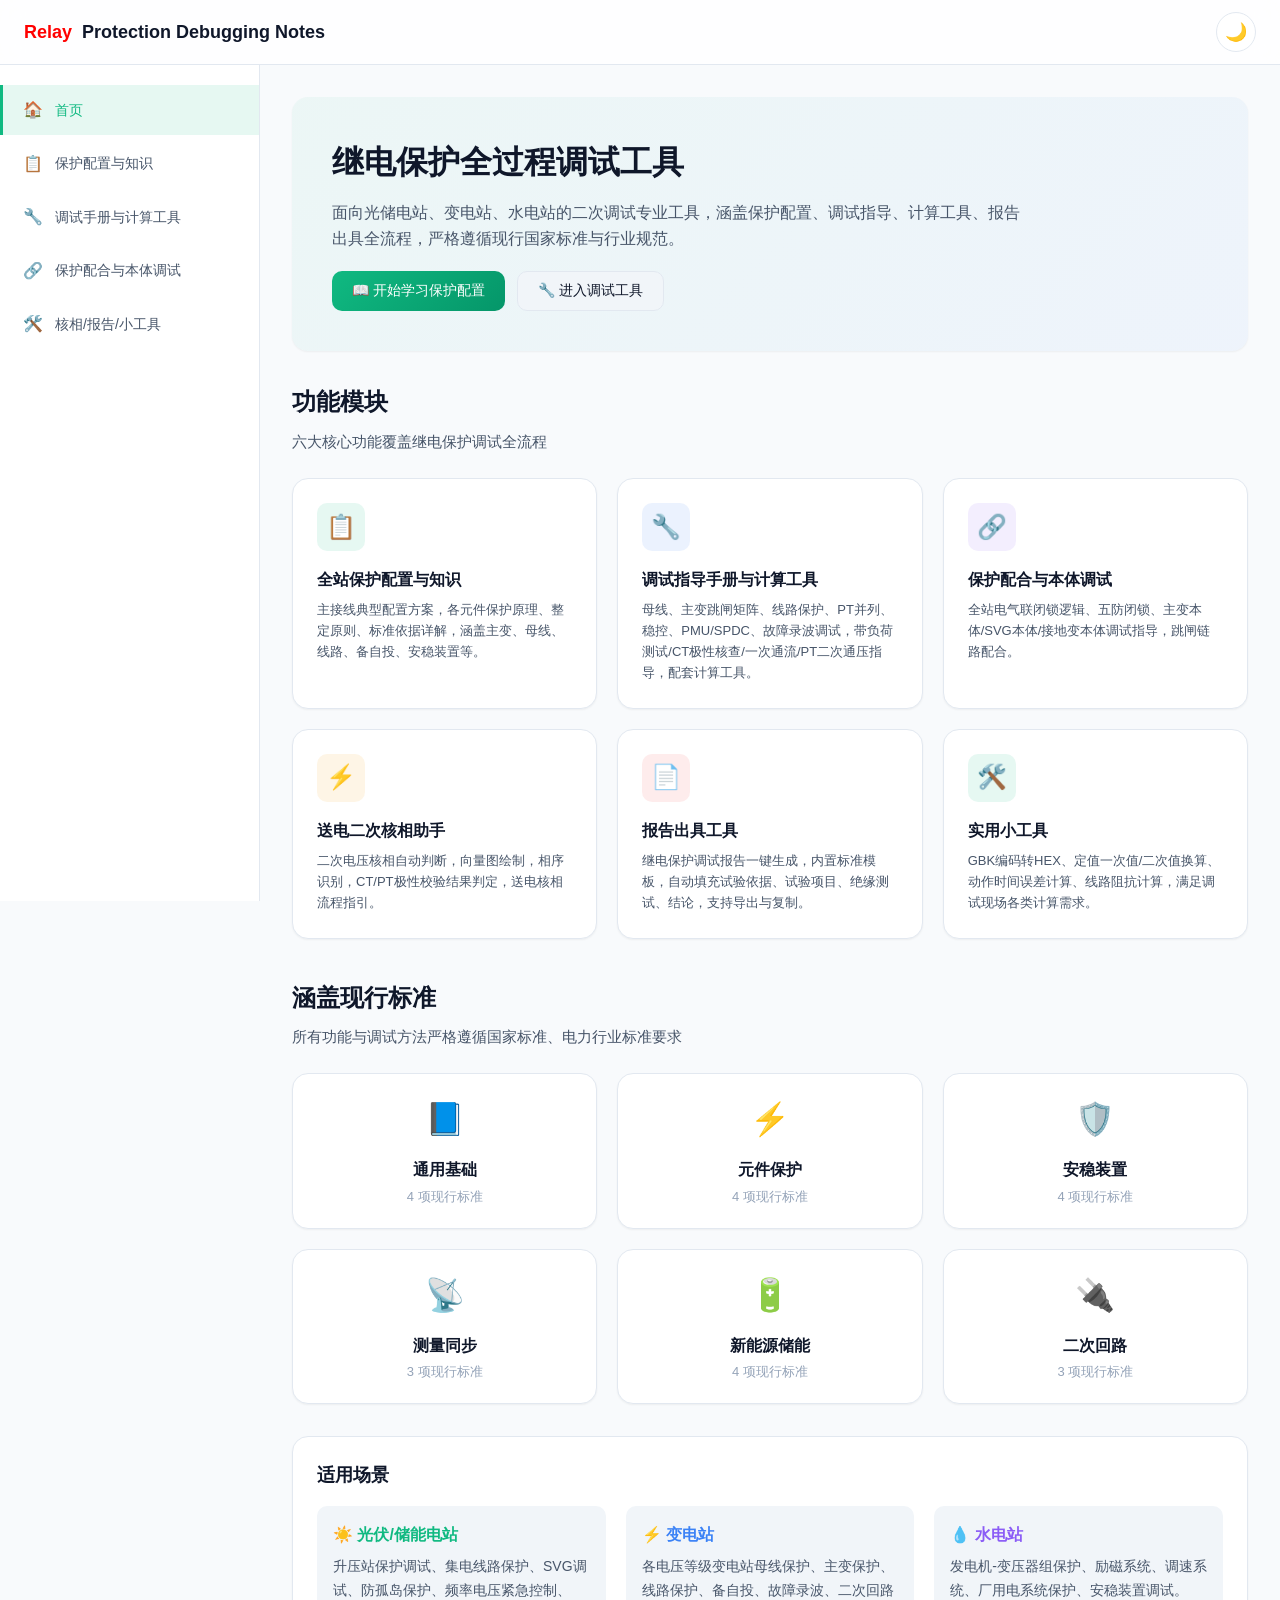
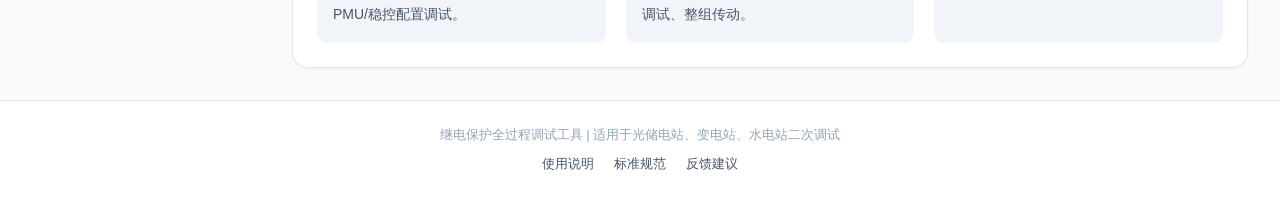
<file: index.html>
<!DOCTYPE html>
<html lang="zh-CN">
<head>
  <meta charset="UTF-8">
  <meta name="viewport" content="width=device-width, initial-scale=1.0">
  <title>Relay Protection Debugging Notes</title>
  <link rel="stylesheet" href="css/base.css">
  <link rel="stylesheet" href="css/layout.css">
  <link rel="stylesheet" href="css/components.css">
</head>
<body>
  <!-- 加载中提示（JS未就绪时显示） -->
  <div id="initial-loading" style="position:fixed;inset:0;display:flex;align-items:center;justify-content:center;background:var(--bg,#f8fafc);z-index:99999;flex-direction:column;gap:12px;">
    <div style="width:36px;height:36px;border:3px solid #e2e8f0;border-top-color:#10b981;border-radius:50%;animation:spin 0.8s linear infinite;"></div>
    <div style="color:#64748b;font-size:14px;">正在加载Relay Protection Debugging Notes...</div>
  </div>
  <style>@keyframes spin{to{transform:rotate(360deg)}}</style>

  <!-- 顶部导航栏 -->
  <header class="header">
    <div class="container header-content">
      <a href="javascript:void(0)" class="logo" data-page="home">
        <div class="logo-icon">Relay</div>
        <span>Protection Debugging Notes</span>
      </a>
      <div class="header-actions">
        <button class="mobile-menu-btn" id="mobileMenuBtn">☰</button>
        <button class="theme-toggle" id="themeToggle">Theme</button>
      </div>
    </div>
  </header>

  <!-- 主布局 -->
  <div class="main-layout">
    <aside class="sidebar">
      <ul class="sidebar-nav">
        <li class="nav-item">
          <a href="javascript:void(0)" class="nav-link active" data-page="home">
            <span class="nav-icon">🏠</span><span>首页</span>
          </a>
        </li>
        <li class="nav-item">
          <a href="javascript:void(0)" class="nav-link" data-page="config">
            <span class="nav-icon">📋</span><span>保护配置与知识</span>
          </a>
        </li>
        <li class="nav-item">
          <a href="javascript:void(0)" class="nav-link" data-page="debug">
            <span class="nav-icon">🔧</span><span>调试手册与计算工具</span>
          </a>
        </li>
        <li class="nav-item">
          <a href="javascript:void(0)" class="nav-link" data-page="cooperation">
            <span class="nav-icon">🔗</span><span>保护配合与本体调试</span>
          </a>
        </li>
        <li class="nav-item">
          <a href="javascript:void(0)" class="nav-link" data-page="tools">
            <span class="nav-icon">🛠️</span><span>核相/报告/小工具</span>
          </a>
        </li>
      </ul>
    </aside>
    <div class="sidebar-overlay"></div>

    <main class="main-content">
      <section id="home" class="page-section active"></section>
      <section id="config" class="page-section"></section>
      <section id="debug" class="page-section"></section>
      <section id="cooperation" class="page-section"></section>
      <section id="tools" class="page-section"></section>
    </main>
  </div>

  <footer class="footer">
    <div class="container">
      <p>继电保护全过程调试工具 | 适用于光储电站、变电站、水电站二次调试</p>
      <div class="footer-links">
        <a href="#">使用说明</a>
        <a href="#">标准规范</a>
        <a href="#">反馈建议</a>
      </div>
    </div>
  </footer>

  <!-- 主脚本：defer 保证 DOM 就绪后再执行；不依赖 DOMContentLoaded 也能跑 -->
  <script type="module" src="js/main.js" defer></script>
  <!-- 兜底：3 秒后若脚本仍未执行，手动移除 loading 并给出明确提示 -->
  <script>
    setTimeout(function(){
      var loadEl = document.getElementById('initial-loading');
      if (loadEl && loadEl.parentNode) {
        loadEl.innerHTML = '<div style="text-align:center;padding:24px;max-width:420px;">'
          + '<div style="font-size:32px;margin-bottom:8px;">⚠️</div>'
          + '<div style="font-weight:600;color:#dc2626;margin-bottom:8px;">脚本加载超时</div>'
          + '<div style="color:#475569;font-size:13px;line-height:1.7;">请按 <b>F12</b> 打开控制台查看 Console 报错。<br>'
          + '最常见原因：<br>'
          + '1) 上传到 GitHub 时遗漏了 <code>js/</code> 或 <code>data/</code> 子目录文件；<br>'
          + '2) 直接双击 <code>index.html</code> 以 file:// 打开，浏览器禁止 fetch 加载 pages/*.html，请用 <code>python3 -m http.server</code> 启动本地服务；<br>'
          + '3) Pages 正在构建中，请等待 1–2 分钟刷新。</div></div>';
      }
    }, 5000);
  </script>
</body>
</html>
</file>
<file: css/base.css>
/* ========== 全局重置与基础样式 ========== */
* {
  margin: 0;
  padding: 0;
  box-sizing: border-box;
}

:root {
  /* 浅色主题变量 */
  --bg-primary: #f8fafc;
  --bg-secondary: #ffffff;
  --bg-tertiary: #f1f5f9;
  --text-primary: #0f172a;
  --text-secondary: #475569;
  --text-muted: #94a3b8;
  --border-color: #e2e8f0;
  --accent-primary: #10b981;
  --accent-secondary: #3b82f6;
  --accent-warning: #f59e0b;
  --accent-danger: #ef4444;
  --accent-purple: #8b5cf6;
  --shadow-sm: 0 1px 2px 0 rgba(0, 0, 0, 0.05);
  --shadow-md: 0 4px 6px -1px rgba(0, 0, 0, 0.1), 0 2px 4px -1px rgba(0, 0, 0, 0.06);
  --shadow-lg: 0 10px 15px -3px rgba(0, 0, 0, 0.1), 0 4px 6px -2px rgba(0, 0, 0, 0.05);
  --radius-sm: 6px;
  --radius-md: 10px;
  --radius-lg: 16px;
  --transition-base: all 0.3s cubic-bezier(0.4, 0, 0.2, 1);
}

/* 深色主题变量 */
.dark {
  --bg-primary: #0f172a;
  --bg-secondary: #1e293b;
  --bg-tertiary: #334155;
  --text-primary: #f1f5f9;
  --text-secondary: #cbd5e1;
  --text-muted: #64748b;
  --border-color: #334155;
  --shadow-sm: 0 1px 2px 0 rgba(0, 0, 0, 0.3);
  --shadow-md: 0 4px 6px -1px rgba(0, 0, 0, 0.4), 0 2px 4px -1px rgba(0, 0, 0, 0.3);
  --shadow-lg: 0 10px 15px -3px rgba(0, 0, 0, 0.4), 0 4px 6px -2px rgba(0, 0, 0, 0.3);
}

html {
  scroll-behavior: smooth;
}

body {
  font-family: -apple-system, BlinkMacSystemFont, "Segoe UI", Roboto, "Helvetica Neue", Arial, "Noto Sans SC", sans-serif;
  background-color: var(--bg-primary);
  color: var(--text-primary);
  line-height: 1.6;
  transition: var(--transition-base);
  min-height: 100vh;
}

/* 滚动条美化 */
::-webkit-scrollbar {
  width: 8px;
  height: 8px;
}
::-webkit-scrollbar-track {
  background: var(--bg-tertiary);
}
::-webkit-scrollbar-thumb {
  background: var(--text-muted);
  border-radius: 4px;
}
::-webkit-scrollbar-thumb:hover {
  background: var(--accent-primary);
}

/* 通用工具类 */
.container {
  max-width: 1400px;
  margin: 0 auto;
  padding: 0 24px;
}

.card {
  background: var(--bg-secondary);
  border-radius: var(--radius-lg);
  border: 1px solid var(--border-color);
  box-shadow: var(--shadow-sm);
  transition: var(--transition-base);
}

.card:hover {
  box-shadow: var(--shadow-md);
  transform: translateY(-2px);
}

.btn {
  display: inline-flex;
  align-items: center;
  justify-content: center;
  gap: 8px;
  padding: 10px 20px;
  border-radius: var(--radius-md);
  border: none;
  font-size: 14px;
  font-weight: 500;
  cursor: pointer;
  transition: var(--transition-base);
  text-decoration: none;
}

.btn-primary {
  background: linear-gradient(135deg, var(--accent-primary), #059669);
  color: white;
}

.btn-primary:hover {
  transform: translateY(-1px);
  box-shadow: var(--shadow-md);
}

.btn-secondary {
  background: var(--bg-tertiary);
  color: var(--text-primary);
  border: 1px solid var(--border-color);
}

.btn-secondary:hover {
  background: var(--border-color);
}

.btn-warning {
  background: linear-gradient(135deg, var(--accent-warning), #d97706);
  color: white;
}

.form-group {
  margin-bottom: 16px;
}

.form-label {
  display: block;
  margin-bottom: 6px;
  font-size: 14px;
  font-weight: 500;
  color: var(--text-secondary);
}

.form-input, .form-select, .form-textarea {
  width: 100%;
  padding: 10px 14px;
  border: 1px solid var(--border-color);
  border-radius: var(--radius-md);
  background: var(--bg-primary);
  color: var(--text-primary);
  font-size: 14px;
  transition: var(--transition-base);
}

.form-input:focus, .form-select:focus, .form-textarea:focus {
  outline: none;
  border-color: var(--accent-primary);
  box-shadow: 0 0 0 3px rgba(16, 185, 129, 0.1);
}

.grid-2 {
  display: grid;
  grid-template-columns: repeat(2, 1fr);
  gap: 20px;
}

.grid-3 {
  display: grid;
  grid-template-columns: repeat(3, 1fr);
  gap: 20px;
}

.grid-4 {
  display: grid;
  grid-template-columns: repeat(4, 1fr);
  gap: 16px;
}

@media (max-width: 1024px) {
  .grid-3, .grid-4 {
    grid-template-columns: repeat(2, 1fr);
  }
}

@media (max-width: 768px) {
  .grid-2, .grid-3, .grid-4 {
    grid-template-columns: 1fr;
  }
  .container {
    padding: 0 16px;
  }
}

/* 标签样式 */
.tag {
  display: inline-block;
  padding: 4px 10px;
  border-radius: 20px;
  font-size: 12px;
  font-weight: 500;
  margin-right: 6px;
  margin-bottom: 6px;
}

.tag-primary { background: rgba(16, 185, 129, 0.1); color: var(--accent-primary); }
.tag-blue { background: rgba(59, 130, 246, 0.1); color: var(--accent-secondary); }
.tag-warning { background: rgba(245, 158, 11, 0.1); color: var(--accent-warning); }
.tag-danger { background: rgba(239, 68, 68, 0.1); color: var(--accent-danger); }
.tag-purple { background: rgba(139, 92, 246, 0.1); color: var(--accent-purple); }

/* 章节标题 */
.section-title {
  font-size: 24px;
  font-weight: 700;
  margin-bottom: 8px;
  color: var(--text-primary);
}

.section-desc {
  color: var(--text-secondary);
  margin-bottom: 24px;
  font-size: 15px;
}

/* 动画 */
@keyframes fadeInUp {
  from {
    opacity: 0;
    transform: translateY(20px);
  }
  to {
    opacity: 1;
    transform: translateY(0);
  }
}

.fade-in {
  animation: fadeInUp 0.5s ease forwards;
}
</file>
<file: css/layout.css>
/* ========== 布局样式 ========== */

/* 顶部导航栏 */
.header {
  position: sticky;
  top: 0;
  z-index: 100;
  background: rgba(255, 255, 255, 0.8);
  backdrop-filter: blur(12px);
  border-bottom: 1px solid var(--border-color);
  transition: var(--transition-base);
}

.dark .header {
  background: rgba(15, 23, 42, 0.8);
}

.header-content {
  display: flex;
  align-items: center;
  justify-content: space-between;
  height: 64px;
}

.logo {
  display: flex;
  align-items: center;
  gap: 10px;
  font-size: 18px;
  font-weight: 700;
  color: var(--text-primary);
  text-decoration: none;
}

.logo-icon {
  width: 48px;
  height: 36px;
  /*
  background: linear-gradient(135deg, var(--accent-primary), var(--accent-secondary));
  */
  border-radius: var(--radius-md);
  display: flex;
  align-items: center;
  justify-content: center;
  /*
  color: white;
  */
  color: red;
  font-weight: bold;
}

.header-actions {
  display: flex;
  align-items: center;
  gap: 12px;
}

/* 主题切换按钮 */
.theme-toggle {
  width: 40px;
  height: 40px;
  border-radius: 50%;
  border: 1px solid var(--border-color);
  background: var(--bg-secondary);
  cursor: pointer;
  display: flex;
  align-items: center;
  justify-content: center;
  font-size: 18px;
  transition: var(--transition-base);
  color: var(--text-primary);
}

.theme-toggle:hover {
  background: var(--bg-tertiary);
  transform: rotate(15deg);
}

/* 主布局 */
.main-layout {
  display: flex;
  min-height: calc(100vh - 64px - 80px);
}

/* 侧边栏导航 */
.sidebar {
  width: 260px;
  flex-shrink: 0;
  background: var(--bg-secondary);
  border-right: 1px solid var(--border-color);
  padding: 20px 0;
  position: sticky;
  top: 64px;
  height: calc(100vh - 64px);
  overflow-y: auto;
}

.sidebar-nav {
  list-style: none;
}

.nav-item {
  margin-bottom: 4px;
}

.nav-link {
  display: flex;
  align-items: center;
  gap: 12px;
  padding: 12px 20px;
  color: var(--text-secondary);
  text-decoration: none;
  font-size: 14px;
  font-weight: 500;
  border-left: 3px solid transparent;
  transition: var(--transition-base);
}

.nav-link:hover {
  background: var(--bg-tertiary);
  color: var(--text-primary);
}

.nav-link.active {
  background: rgba(16, 185, 129, 0.1);
  color: var(--accent-primary);
  border-left-color: var(--accent-primary);
}

.nav-icon {
  width: 20px;
  text-align: center;
  font-size: 16px;
}

.nav-submenu {
  list-style: none;
  padding-left: 44px;
  max-height: 0;
  overflow: hidden;
  transition: max-height 0.3s ease;
}

.nav-item.open .nav-submenu {
  max-height: 500px;
}

.nav-submenu .nav-link {
  padding: 8px 12px;
  font-size: 13px;
  border-left: none;
}

/* 主内容区 */
.main-content {
  flex: 1;
  padding: 32px;
  overflow-x: hidden;
}

.page-section {
  display: none;
  animation: fadeInUp 0.4s ease;
}

.page-section.active {
  display: block;
}

/* 底部 */
.footer {
  background: var(--bg-secondary);
  border-top: 1px solid var(--border-color);
  padding: 24px 0;
  text-align: center;
  color: var(--text-muted);
  font-size: 13px;
}

.footer-links {
  margin-top: 8px;
  display: flex;
  justify-content: center;
  gap: 20px;
}

.footer-links a {
  color: var(--text-secondary);
  text-decoration: none;
  transition: var(--transition-base);
}

.footer-links a:hover {
  color: var(--accent-primary);
}

/* 移动端菜单按钮 */
.mobile-menu-btn {
  display: none;
  width: 40px;
  height: 40px;
  border-radius: var(--radius-md);
  border: 1px solid var(--border-color);
  background: var(--bg-secondary);
  cursor: pointer;
  align-items: center;
  justify-content: center;
  font-size: 20px;
  color: var(--text-primary);
}

/* 响应式 */
@media (max-width: 900px) {
  .sidebar {
    position: fixed;
    left: -280px;
    top: 64px;
    height: calc(100vh - 64px);
    z-index: 99;
    transition: left 0.3s ease;
    box-shadow: var(--shadow-lg);
  }
  .sidebar.open {
    left: 0;
  }
  .mobile-menu-btn {
    display: flex;
  }
  .main-content {
    padding: 20px 16px;
  }
  .sidebar-overlay {
    position: fixed;
    inset: 0;
    top: 64px;
    background: rgba(0, 0, 0, 0.5);
    z-index: 98;
    display: none;
  }
  .sidebar-overlay.show {
    display: block;
  }
}

/* 卡片通用内边距 */
.card-header {
  padding: 20px;
  border-bottom: 1px solid var(--border-color);
}

.card-body {
  padding: 20px;
}

.card-title {
  font-size: 18px;
  font-weight: 600;
  margin-bottom: 4px;
  color: var(--text-primary);
}

.card-subtitle {
  font-size: 13px;
  color: var(--text-muted);
}
</file>
<file: css/components.css>
/* ========== 组件样式 ========== */

/* 标签页 */
.tabs {
  display: flex;
  border-bottom: 1px solid var(--border-color);
  margin-bottom: 20px;
  overflow-x: auto;
}

.tab-btn {
  padding: 12px 20px;
  background: none;
  border: none;
  font-size: 14px;
  font-weight: 500;
  color: var(--text-secondary);
  cursor: pointer;
  border-bottom: 2px solid transparent;
  transition: var(--transition-base);
  white-space: nowrap;
}

.tab-btn:hover {
  color: var(--text-primary);
}

.tab-btn.active {
  color: var(--accent-primary);
  border-bottom-color: var(--accent-primary);
}

.tab-pane {
  display: none;
}

.tab-pane.active {
  display: block;
}

/* 步骤流程 */
.steps {
  display: flex;
  margin-bottom: 30px;
  overflow-x: auto;
  padding-bottom: 10px;
}

.step {
  flex: 1;
  text-align: center;
  position: relative;
  min-width: 120px;
}

.step:not(:last-child)::after {
  content: '';
  position: absolute;
  top: 15px;
  left: 50%;
  width: 100%;
  height: 2px;
  background: var(--border-color);
  z-index: 0;
}

.step.completed:not(:last-child)::after {
  background: var(--accent-primary);
}

.step-number {
  width: 32px;
  height: 32px;
  border-radius: 50%;
  background: var(--bg-tertiary);
  color: var(--text-muted);
  display: inline-flex;
  align-items: center;
  justify-content: center;
  font-weight: 600;
  position: relative;
  z-index: 1;
  margin-bottom: 8px;
  transition: var(--transition-base);
}

.step.active .step-number,
.step.completed .step-number {
  background: var(--accent-primary);
  color: white;
}

.step-title {
  font-size: 13px;
  font-weight: 500;
  color: var(--text-secondary);
}

.step.active .step-title {
  color: var(--accent-primary);
  font-weight: 600;
}

/* 表格 */
.data-table {
  width: 100%;
  border-collapse: collapse;
  font-size: 14px;
}

.data-table th,
.data-table td {
  padding: 12px 16px;
  text-align: left;
  border-bottom: 1px solid var(--border-color);
}

.data-table th {
  background: var(--bg-tertiary);
  font-weight: 600;
  color: var(--text-primary);
}

.data-table tr:hover {
  background: var(--bg-tertiary);
}

.data-table input,
.data-table select {
  width: 100%;
  padding: 6px 10px;
  border: 1px solid var(--border-color);
  border-radius: var(--radius-sm);
  background: var(--bg-primary);
  color: var(--text-primary);
  font-size: 13px;
}

/* 结果框 */
.result-box {
  background: var(--bg-tertiary);
  border-radius: var(--radius-md);
  padding: 16px;
  margin-top: 20px;
  border-left: 4px solid var(--accent-primary);
}

.result-box.warning {
  border-left-color: var(--accent-warning);
}

.result-box.danger {
  border-left-color: var(--accent-danger);
}

.result-title {
  font-weight: 600;
  margin-bottom: 8px;
  color: var(--text-primary);
}

.result-content {
  font-size: 14px;
  color: var(--text-secondary);
  line-height: 1.8;
}

.result-content .value {
  font-weight: 600;
  color: var(--accent-primary);
  font-size: 16px;
}

/* 知识卡片 */
.knowledge-card {
  padding: 20px;
  margin-bottom: 16px;
}

.knowledge-card h4 {
  font-size: 16px;
  font-weight: 600;
  margin-bottom: 12px;
  color: var(--text-primary);
  display: flex;
  align-items: center;
  gap: 8px;
}

.knowledge-card ul {
  padding-left: 20px;
  color: var(--text-secondary);
  font-size: 14px;
  line-height: 1.8;
}

.knowledge-card li {
  margin-bottom: 6px;
}

.knowledge-card .standard-ref {
  margin-top: 12px;
  padding-top: 12px;
  border-top: 1px dashed var(--border-color);
  font-size: 12px;
  color: var(--text-muted);
}

/* 跳闸矩阵表格 */
.trip-matrix {
  overflow-x: auto;
}

.trip-matrix table {
  min-width: 800px;
}

.trip-matrix td {
  text-align: center;
  width: 60px;
}

.trip-checkbox {
  width: 18px;
  height: 18px;
  cursor: pointer;
  accent-color: var(--accent-danger);
}

/* SVG向量图容器 */
.vector-diagram {
  background: var(--bg-secondary);
  border: 1px solid var(--border-color);
  border-radius: var(--radius-lg);
  padding: 20px;
  text-align: center;
}

.vector-diagram svg {
  max-width: 100%;
  height: auto;
}

/* 标准引用块 */
.standard-block {
  background: rgba(59, 130, 246, 0.05);
  border: 1px solid rgba(59, 130, 246, 0.2);
  border-radius: var(--radius-md);
  padding: 12px 16px;
  margin: 12px 0;
  font-size: 13px;
  color: var(--text-secondary);
}

.standard-block::before {
  content: "📋 标准依据：";
  font-weight: 600;
  color: var(--accent-secondary);
}

/* 警告提示 */
.alert {
  padding: 12px 16px;
  border-radius: var(--radius-md);
  margin-bottom: 16px;
  font-size: 14px;
  display: flex;
  gap: 10px;
  align-items: flex-start;
}

.alert-warning {
  background: rgba(245, 158, 11, 0.1);
  border: 1px solid rgba(245, 158, 11, 0.2);
  color: #d97706;
}

.alert-danger {
  background: rgba(239, 68, 68, 0.1);
  border: 1px solid rgba(239, 68, 68, 0.2);
  color: #dc2626;
}

.alert-info {
  background: rgba(59, 130, 246, 0.1);
  border: 1px solid rgba(59, 130, 246, 0.2);
  color: #2563eb;
}

/* 功能卡片网格 */
.feature-grid {
  display: grid;
  grid-template-columns: repeat(auto-fill, minmax(280px, 1fr));
  gap: 20px;
}

.feature-card {
  padding: 24px;
  cursor: pointer;
}

.feature-card-icon {
  width: 48px;
  height: 48px;
  border-radius: var(--radius-md);
  display: flex;
  align-items: center;
  justify-content: center;
  font-size: 24px;
  margin-bottom: 16px;
}

.feature-card h3 {
  font-size: 16px;
  font-weight: 600;
  margin-bottom: 8px;
  color: var(--text-primary);
}

.feature-card p {
  font-size: 13px;
  color: var(--text-secondary);
  line-height: 1.6;
}

/* 代码/结果输出 */
.code-output {
  background: #1e293b;
  color: #e2e8f0;
  border-radius: var(--radius-md);
  padding: 16px;
  font-family: "Monaco", "Menlo", monospace;
  font-size: 13px;
  line-height: 1.6;
  overflow-x: auto;
  margin-top: 12px;
}

.dark .code-output {
  background: #0f172a;
}

/* 工具输入组 */
.tool-input-group {
  display: flex;
  gap: 10px;
  margin-bottom: 16px;
}

.tool-input-group input {
  flex: 1;
}

/* 进度条 */
.progress-bar {
  height: 8px;
  background: var(--bg-tertiary);
  border-radius: 4px;
  overflow: hidden;
  margin: 8px 0;
}

.progress-fill {
  height: 100%;
  background: linear-gradient(90deg, var(--accent-primary), var(--accent-secondary));
  border-radius: 4px;
  transition: width 0.5s ease;
}

/* 可折叠面板 */
.collapsible {
  border: 1px solid var(--border-color);
  border-radius: var(--radius-md);
  margin-bottom: 12px;
  overflow: hidden;
}

.collapsible-header {
  padding: 14px 16px;
  background: var(--bg-tertiary);
  cursor: pointer;
  display: flex;
  justify-content: space-between;
  align-items: center;
  font-weight: 500;
  font-size: 14px;
}

.collapsible-content {
  max-height: 0;
  overflow: hidden;
  transition: max-height 0.3s ease;
  padding: 0 16px;
}

.collapsible.open .collapsible-content {
  max-height: 2000px;
  padding: 16px;
}

.collapsible-arrow {
  transition: transform 0.3s ease;
}

.collapsible.open .collapsible-arrow {
  transform: rotate(180deg);
}
</file>
